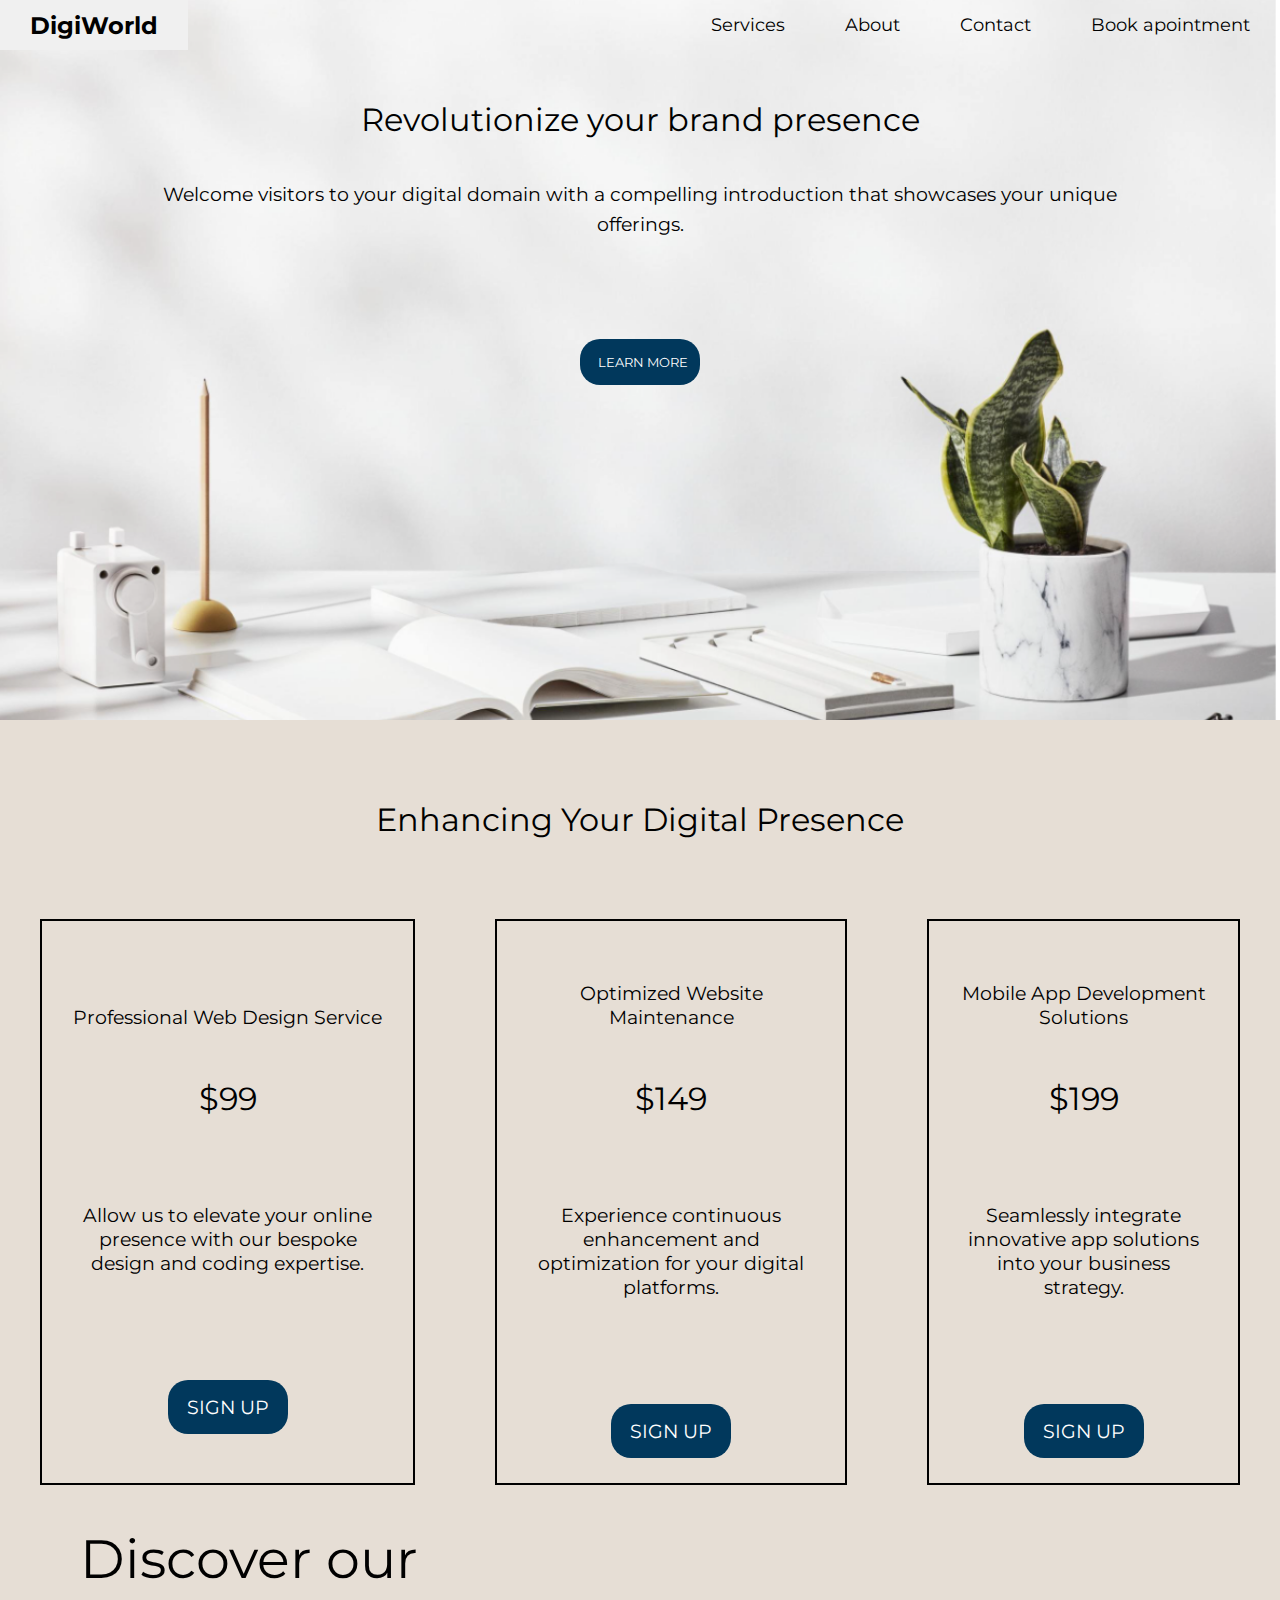
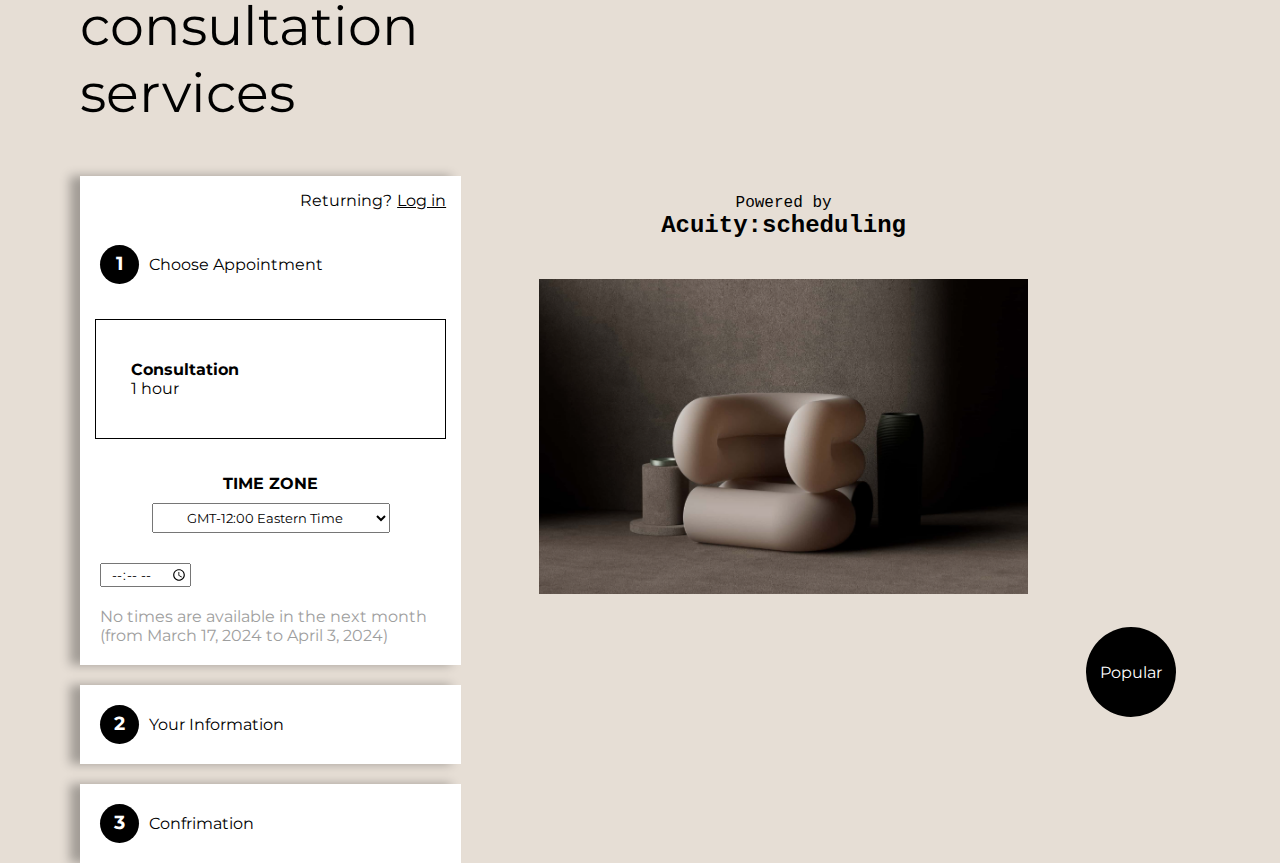
<file: index.html>
<!DOCTYPE html>
<html lang="en">
<head>
    <meta charset="UTF-8">
    <meta name="viewport" content="width=device-width, initial-scale=1.0">
    <title>DIGIWORLD</title>
    
    <link rel="stylesheet" href="style.css">
    <link rel="preconnect" href="https://fonts.googleapis.com">
    <link rel="preconnect" href="https://fonts.gstatic.com" crossorigin>
    <link href="https://fonts.googleapis.com/css2?family=Montserrat:ital,wght@0,100..900;1,100..900&display=swap" rel="stylesheet">
</head>
<body>
    <section class="etusivu-section">
        <nav>
            <ul class="sidebar">
                <li onclick="hideSideBar()"><a href="#"><svg class="svg-element" xmlns="http://www.w3.org/2000/svg" height="26" viewBox="0 -960 960 960" width="26"><path d="m256-200-56-56 224-224-224-224 56-56 224 224 224-224 56 56-224 224 224 224-56 56-224-224-224 224Z"/></svg></a></li>
                <li><a href="service.html">Services</a></li>
                <li><a href="#">About</a></li>
                <li><a href="contact.html">Contact</a></li>
                <li><a href="appointment.html">Book apointment</a></li>
            </ul>
            <ul>
                <li ><a class="digi" href="#">DigiWorld</a></li>
                <li class="hideOnMobile"><a href="service.html">Services</a></li>
                <li class="hideOnMobile"><a href="#">About</a></li>
                <li class="hideOnMobile"><a href="contact.html">Contact</a></li>
                <li class="hideOnMobile"><a href="appointment.html">Book apointment</a></li>
                <li class="menu-btn" onclick="showSideBar()"><a href="#"><svg xmlns="http://www.w3.org/2000/svg" height="26" viewBox="0 -960 960 960" width="26"><path d="M120-240v-80h720v80H120Zm0-200v-80h720v80H120Zm0-200v-80h720v80H120Z"/></svg></a></li>
            </ul>
        </nav>

        <main>
            <div class="h1">
                <h1>Revolutionize your brand presence</h1>
            </div>

            <div class="main-p">
                <p>Welcome visitors to your digital domain with a compelling introduction that showcases your unique offerings.</p>
            </div>

            <div class="etusivu-btn">
                <input type="button" value="LEARN MORE">
            </div>    
        </main>

    </section>  
    
    <section class="services" id="service">
        <header>
            <h1>Enhancing Your Digital Presence</h1>
        </header>
        <section class="big-flex">
            <section class="medium-flex-box">
                <div class="medium-flex">
                    <p class="top-p">Professional Web Design Service</p>
                    <h1 class="price">$99</h1>
                    <p class="bottom-p">Allow us to elevate your online presence with our bespoke design and coding expertise.</p>
                    <input type="button" value="SIGN UP">
                </div>
                <div class="medium-flex">
                    <p class="top-p">Optimized Website Maintenance</p>
                    <h1 class="price">$149</h1>
                    <p class="bottom-p">Experience continuous enhancement and optimization for your digital platforms.</p>
                    <input type="button" value="SIGN UP">
                </div>
            </section>

            <section class="px1240-flex">
                <div>
                    <div class="popular">
                        <p>Popular</p>
                    </div>
                    <p class="top-p">Mobile App Development Solutions</p>
                    <h1 class="price">$199</h1>
                    <p class="bottom-p">Seamlessly integrate innovative app solutions into your business strategy.</p>
                    <input type="button" value="SIGN UP">
                </div>
            </section>
        </section>    
    </section>

    
        <section class="consultation">
            <article class="consultation-article">
                <header>
                    <h1>Discover our consultation services</h1>
                </header>

                <div style="background-color: white;" class="box-shadow">
                    <div class="log-in-flex">
                        <p>Returning?</p> <a href="#">Log in</a>
                    </div>

                    <div class="appointment">
                        <h3>1</h3>
                        <p>Choose Appointment</p></h3>
                    </div>

                    <div class="consultation-time">
                        <h4>Consultation</h4>
                        <p>1 hour</p>
                    </div>

                    <div class="time-zone" >
                        <p>TIME ZONE</p>
                        <select id="timezone" name="timezone">
                            <option value="GMT-12">GMT-12:00 Eastern Time</option>
                            <option value="GMT-11">GMT-11:00 Helsinki</option>
                        </select>

                    </div>
                    <div class="time">
                        <input type="time" name="time" id="time" placeholder="time">
                    </div>

                    <div class="ps">
                        <p>No times are available in the next month (from March 17, 2024 to April 3, 2024)</p>
                    </div>
                    
                </div>

                <div class="one-two">
                    <div class="box-shadow">
                            
                        <div  class="appointment" >
                            <h3>2</h3>
                            <p>Your Information</p></h3>
                        </div>
                    
                    </div>

                    <div class="two">
                        <div class="box-shadow">
                            <div  class="appointment">
                                <h3>3</h3>
                                <p>Confrimation</p></h3>
                            </div>
                        </div>    
                    </div>    
                </div>
            </article>     
            <footer>
                <p>Powered by</p>
                <h2>Acuity:scheduling</h2>

                <div>
                    
                </div>
            </footer>
        </section>
    
        <section>
            <div>

            </div>
        </section>
    

    <script>
        function showSideBar(){
             const sidebar = document.querySelector(".sidebar")
             sidebar.style.display = "flex"
         }
         function hideSideBar(){
             const sidebar = document.querySelector(".sidebar")
             sidebar.style.display = "none"
         }
 
     </script>
</body>
</html>
</file>
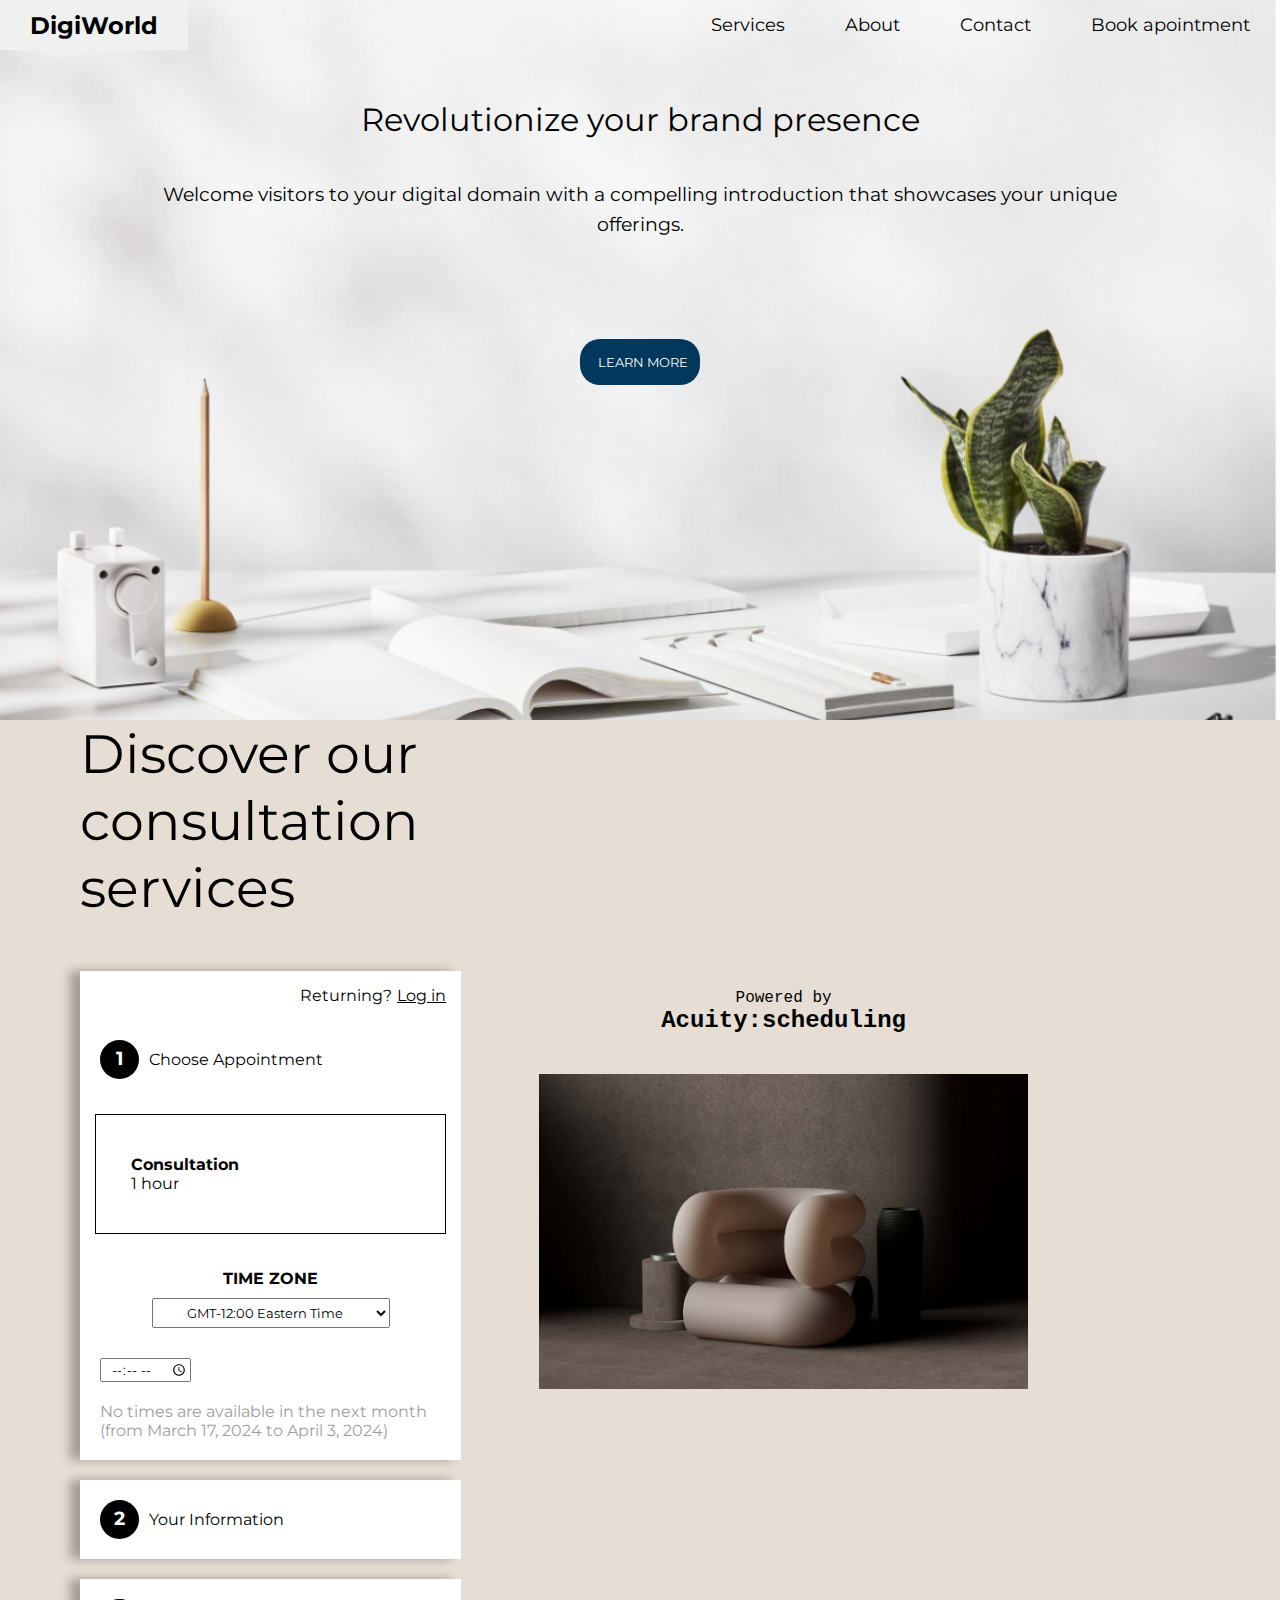
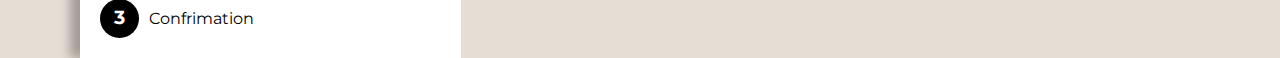
<file: appointment.html>
<!DOCTYPE html>
<html lang="en">
<head>
    <meta charset="UTF-8">
    <meta name="viewport" content="width=device-width, initial-scale=1.0">
    <title>DIGIWORLD</title>
    
    <link rel="stylesheet" href="style.css">
    <link rel="preconnect" href="https://fonts.googleapis.com">
    <link rel="preconnect" href="https://fonts.gstatic.com" crossorigin>
    <link href="https://fonts.googleapis.com/css2?family=Montserrat:ital,wght@0,100..900;1,100..900&display=swap" rel="stylesheet">
</head>
<body>
    <section class="etusivu-section">
        <nav>
            <ul class="sidebar">
                <li onclick="hideSideBar()"><a href="#"><svg class="svg-element" xmlns="http://www.w3.org/2000/svg" height="26" viewBox="0 -960 960 960" width="26"><path d="m256-200-56-56 224-224-224-224 56-56 224 224 224-224 56 56-224 224 224 224-56 56-224-224-224 224Z"/></svg></a></li>
                <li><a href="service.html">Services</a></li>
                <li><a href="#">About</a></li>
                <li><a href="contact.html">Contact</a></li>
                <li><a href="#">Book apointment</a></li>
            </ul>
            <ul>
                <li ><a class="digi" href="#">DigiWorld</a></li>
                <li class="hideOnMobile"><a href="service.html">Services</a></li>
                <li class="hideOnMobile"><a href="#">About</a></li>
                <li class="hideOnMobile"><a href="contact.html">Contact</a></li>
                <li class="hideOnMobile"><a href="#">Book apointment</a></li>
                <li class="menu-btn" onclick="showSideBar()"><a href="#"><svg xmlns="http://www.w3.org/2000/svg" height="26" viewBox="0 -960 960 960" width="26"><path d="M120-240v-80h720v80H120Zm0-200v-80h720v80H120Zm0-200v-80h720v80H120Z"/></svg></a></li>
            </ul>
        </nav>

        <main>
            <div class="h1">
                <h1>Revolutionize your brand presence</h1>
            </div>

            <div class="main-p">
                <p>Welcome visitors to your digital domain with a compelling introduction that showcases your unique offerings.</p>
            </div>

            <div class="etusivu-btn">
                <input type="button" value="LEARN MORE">
            </div>    
        </main>

    </section>  

    <section class="consultation">
        <article class="consultation-article">
            <header>
                <h1>Discover our consultation services</h1>
            </header>

            <div style="background-color: white;" class="box-shadow">
                <div class="log-in-flex">
                    <p>Returning?</p> <a href="#">Log in</a>
                </div>

                <div class="appointment">
                    <h3>1</h3>
                    <p>Choose Appointment</p></h3>
                </div>

                <div class="consultation-time">
                    <h4>Consultation</h4>
                    <p>1 hour</p>
                </div>

                <div class="time-zone" >
                    <p>TIME ZONE</p>
                    <select id="timezone" name="timezone">
                        <option value="GMT-12">GMT-12:00 Eastern Time</option>
                        <option value="GMT-11">GMT-11:00 Helsinki</option>
                    </select>

                </div>
                <div class="time">
                    <input type="time" name="time" id="time" placeholder="time">
                </div>

                <div class="ps">
                    <p>No times are available in the next month (from March 17, 2024 to April 3, 2024)</p>
                </div>
                
            </div>

            <div class="one-two">
                <div class="box-shadow">
                        
                    <div  class="appointment" >
                        <h3>2</h3>
                        <p>Your Information</p></h3>
                    </div>
                
                </div>

                <div class="two">
                    <div class="box-shadow">
                        <div  class="appointment">
                            <h3>3</h3>
                            <p>Confrimation</p></h3>
                        </div>
                    </div>    
                </div>    
            </div>
        </article>     
        <footer>
            <p>Powered by</p>
            <h2>Acuity:scheduling</h2>

            <div>
                
            </div>
        </footer>
    </section>

    <section>
        <div>

        </div>
    </section>


    <script>
        function showSideBar(){
             const sidebar = document.querySelector(".sidebar")
             sidebar.style.display = "flex"
         }
         function hideSideBar(){
             const sidebar = document.querySelector(".sidebar")
             sidebar.style.display = "none"
         }
 
     </script>

</body>
</html>
</file>
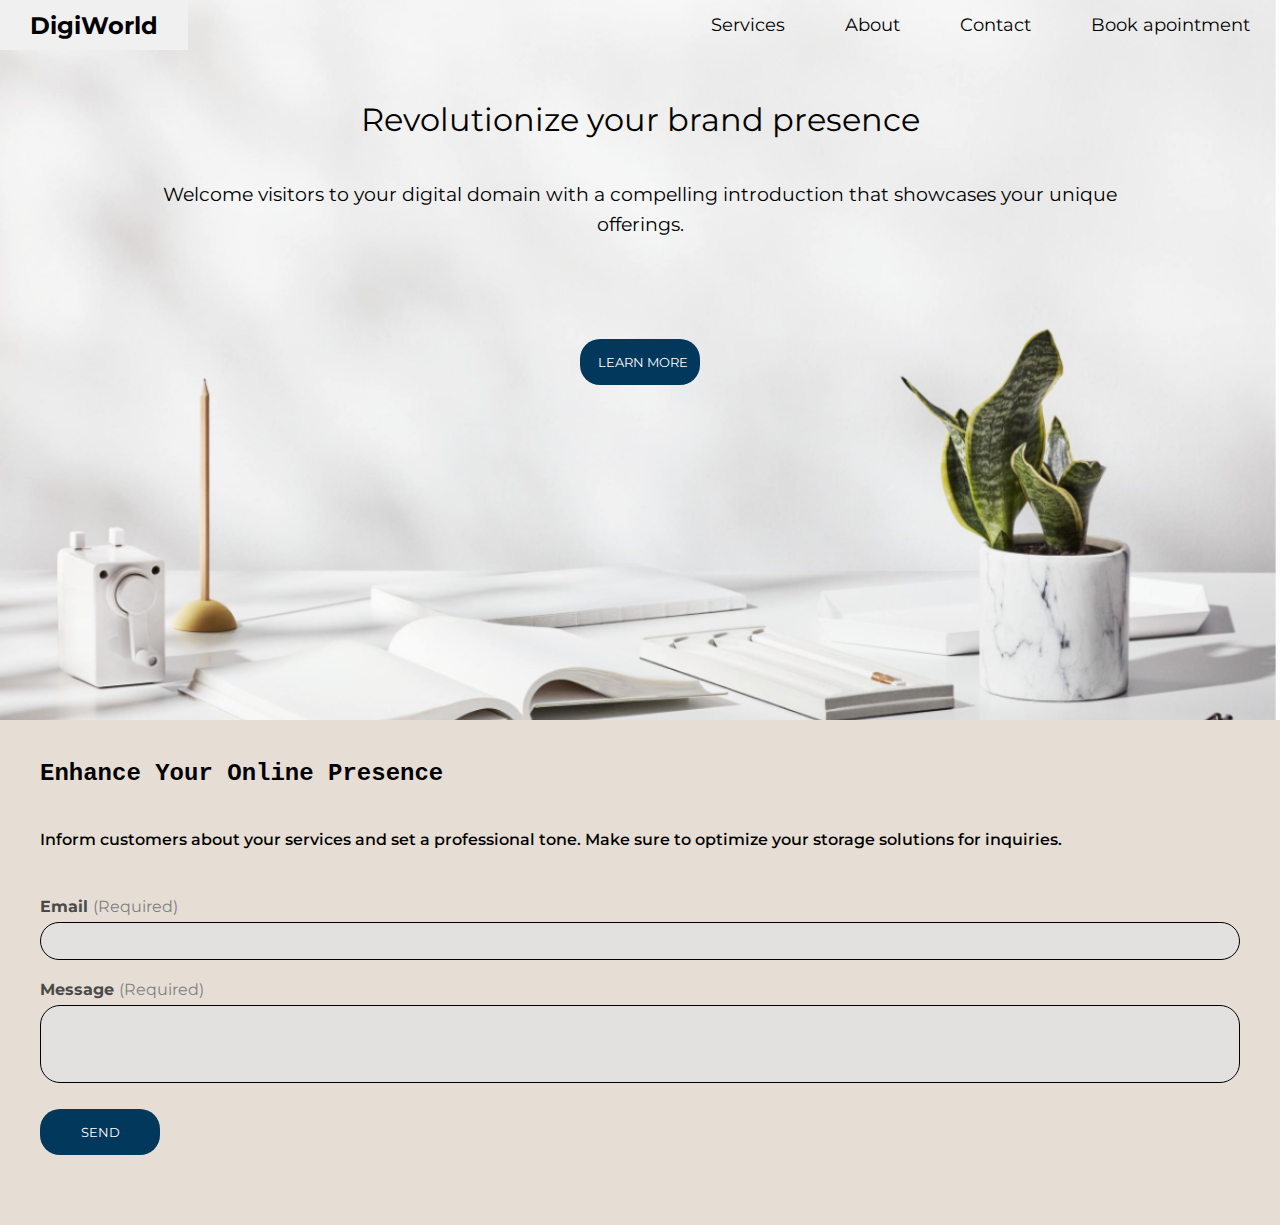
<file: contact.html>
<!DOCTYPE html>
<html lang="en">
<head>
    <meta charset="UTF-8">
    <meta name="viewport" content="width=device-width, initial-scale=1.0">
    <title>Document</title>
    <link rel="stylesheet" href="style.css">
    <link rel="preconnect" href="https://fonts.googleapis.com">
    <link rel="preconnect" href="https://fonts.gstatic.com" crossorigin>
    <link href="https://fonts.googleapis.com/css2?family=Montserrat:ital,wght@0,100..900;1,100..900&display=swap" rel="stylesheet">
</head>
<body>
    
    <section class="etusivu-section">
        <nav>
            <ul class="sidebar">
                <li onclick="hideSideBar()"><a href="#"><svg class="svg-element" xmlns="http://www.w3.org/2000/svg" height="26" viewBox="0 -960 960 960" width="26"><path d="m256-200-56-56 224-224-224-224 56-56 224 224 224-224 56 56-224 224 224 224-56 56-224-224-224 224Z"/></svg></a></li>
                <li><a href="service.html">Services</a></li>
                <li><a href="#">About</a></li>
                <li><a href="contact.html">Contact</a></li>
                <li><a href="#">Book apointment</a></li>
            </ul>
            <ul>
                <li ><a class="digi" href="etusivu.html">DigiWorld</a></li>
                <li class="hideOnMobile"><a href="service.html">Services</a></li>
                <li class="hideOnMobile"><a href="#">About</a></li>
                <li class="hideOnMobile"><a href="contact.html">Contact</a></li>
                <li class="hideOnMobile"><a href="#">Book apointment</a></li>
                <li class="menu-btn" onclick="showSideBar()"><a href="#"><svg xmlns="http://www.w3.org/2000/svg" height="26" viewBox="0 -960 960 960" width="26"><path d="M120-240v-80h720v80H120Zm0-200v-80h720v80H120Zm0-200v-80h720v80H120Z"/></svg></a></li>
            </ul>
        </nav>

        <main>
            <div class="h1">
                <h1>Revolutionize your brand presence</h1>
            </div>

            <div class="main-p">
                <p>Welcome visitors to your digital domain with a compelling introduction that showcases your unique offerings.</p>
            </div>

            <div class="etusivu-btn">
                <input type="button" value="LEARN MORE">
            </div>    
        </main>

    </section>  

    <section class="contact">
        <div >
            <header>
                <h2>Enhance Your Online Presence</h2>
            </header>

            <article>
                <p>Inform customers about your services and set a professional tone. Make sure to optimize your storage solutions for inquiries.</p>
            </article>
        </div>    

        <form>
            <label for="email">Email <span>(required)</span></label>
            <input type="email" name="email" id="email">

            <label for="message">message <span>(required)</span></label>
            <input type="text" name="text" id="text">
            
            <input class="btn" type="button" value="SEND">
        </form>
    </section>


    <script>
        function showSideBar(){
             const sidebar = document.querySelector(".sidebar")
             sidebar.style.display = "flex"
         }
         function hideSideBar(){
             const sidebar = document.querySelector(".sidebar")
             sidebar.style.display = "none"
         }
 
     </script>
</body>
</html>
</file>
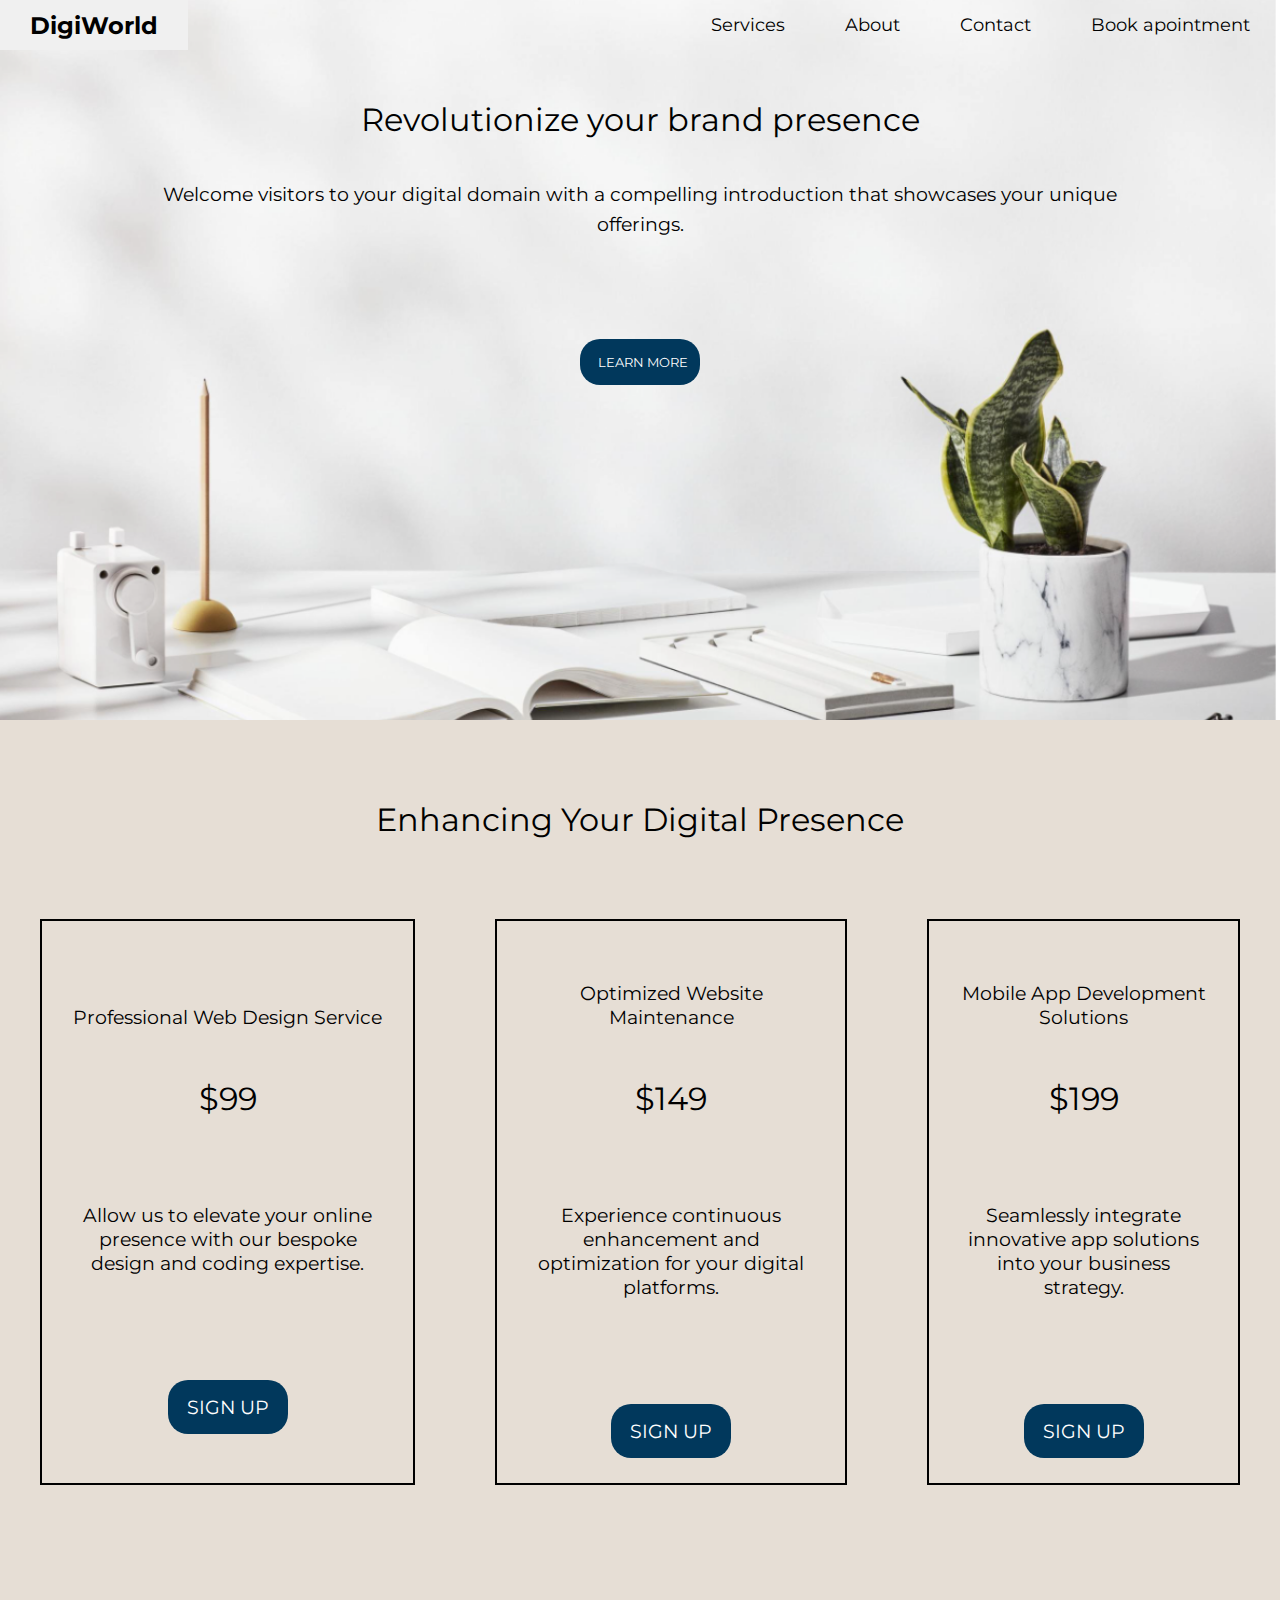
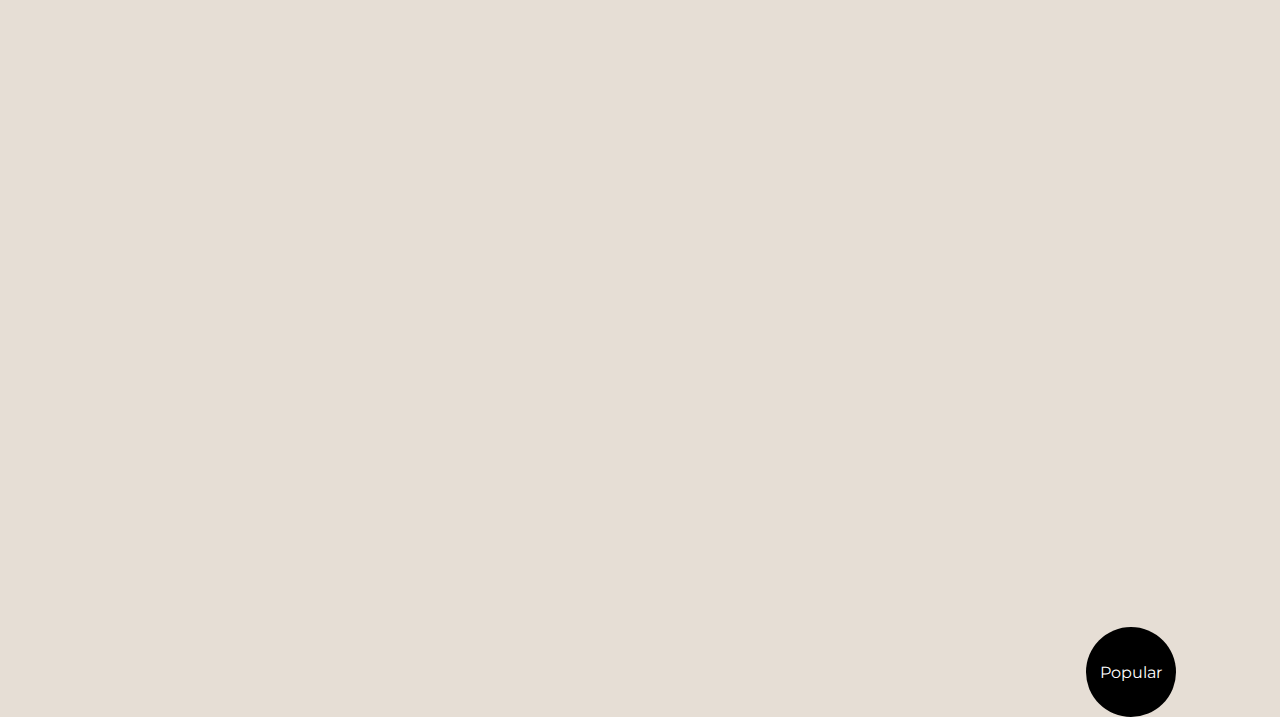
<file: service.html>
<!DOCTYPE html>
<html lang="en">
<head>
    <meta charset="UTF-8">
    <meta name="viewport" content="width=device-width, initial-scale=1.0">
    <title>Document</title>
    <link rel="stylesheet" href="style.css">
    <link rel="preconnect" href="https://fonts.googleapis.com">
    <link rel="preconnect" href="https://fonts.gstatic.com" crossorigin>
    <link href="https://fonts.googleapis.com/css2?family=Montserrat:ital,wght@0,100..900;1,100..900&display=swap" rel="stylesheet">
</head>
<body>
    
    <section class="etusivu-section">
        <nav>
            <ul class="sidebar">
                <li onclick="hideSideBar()"><a href="#"><svg class="svg-element" xmlns="http://www.w3.org/2000/svg" height="26" viewBox="0 -960 960 960" width="26"><path d="m256-200-56-56 224-224-224-224 56-56 224 224 224-224 56 56-224 224 224 224-56 56-224-224-224 224Z"/></svg></a></li>
                <li><a href="#service">Services</a></li>
                <li><a href="#">About</a></li>
                <li><a href="contact.html">Contact</a></li>
                <li><a href="appointment.html">Book apointment</a></li>
            </ul>
            <ul>
                <li ><a class="digi" href="index.html">DigiWorld</a></li>
                <li class="hideOnMobile"><a href="#service">Services</a></li>
                <li class="hideOnMobile"><a href="#">About</a></li>
                <li class="hideOnMobile"><a href="contact.html">Contact</a></li>
                <li class="hideOnMobile"><a href="appointment.html">Book apointment</a></li>
                <li class="menu-btn" onclick="showSideBar()"><a href="#"><svg xmlns="http://www.w3.org/2000/svg" height="26" viewBox="0 -960 960 960" width="26"><path d="M120-240v-80h720v80H120Zm0-200v-80h720v80H120Zm0-200v-80h720v80H120Z"/></svg></a></li>
            </ul>
        </nav>

        <main>
            <div class="h1">
                <h1>Revolutionize your brand presence</h1>
            </div>

            <div class="main-p">
                <p>Welcome visitors to your digital domain with a compelling introduction that showcases your unique offerings.</p>
            </div>

            <div class="etusivu-btn">
                <input type="button" value="LEARN MORE">
            </div>    
        </main>

    </section>  
    
    <section class="services" id="service">
        <header>
            <h1>Enhancing Your Digital Presence</h1>
        </header>
        <section class="big-flex">
            <section class="medium-flex-box">
                <div class="medium-flex">
                    <p class="top-p">Professional Web Design Service</p>
                    <h1 class="price">$99</h1>
                    <p class="bottom-p">Allow us to elevate your online presence with our bespoke design and coding expertise.</p>
                    <input type="button" value="SIGN UP">
                </div>
                <div class="medium-flex">
                    <p class="top-p">Optimized Website Maintenance</p>
                    <h1 class="price">$149</h1>
                    <p class="bottom-p">Experience continuous enhancement and optimization for your digital platforms.</p>
                    <input type="button" value="SIGN UP">
                </div>
            </section>

            <section class="px1240-flex">
                <div>
                    <div class="popular">
                        <p>Popular</p>
                    </div>
                    <p class="top-p">Mobile App Development Solutions</p>
                    <h1 class="price">$199</h1>
                    <p class="bottom-p">Seamlessly integrate innovative app solutions into your business strategy.</p>
                    <input type="button" value="SIGN UP">
                </div>
            </section>
        </section>    
    </section>



    
    <script>
        function showSideBar(){
             const sidebar = document.querySelector(".sidebar")
             sidebar.style.display = "flex"
         }
         function hideSideBar(){
             const sidebar = document.querySelector(".sidebar")
             sidebar.style.display = "none"
         }
 
     </script>
</body>
</html>
</file>
<file: style.css>
/* mobile first css */

*{
    margin: 0;
    padding: 0;
    font-family: "Montserrat", sans-serif;
}
:root{
    --primary-color: #01385c;
}
body{
    background-color:#e6ded5;
}
.etusivu-section{
    background-image: url("uusiprojekti/images/näyttökuva1.png");
    background-position: center;
    background-repeat: no-repeat;
    background-size: cover;
    height: 80vh;
    width: 100%;
}
.etusivu-section .digi{
    font-weight: bold;
    font-size: x-large;
}

nav ul{
    width: 100%;
    list-style: none;
    display: flex;
    justify-content: flex-end;
    align-items: center;
}
nav li{
    height: 50px;
}
nav a{
    padding: 0 30px;
    height: 100%;
    text-decoration: none;
    color: black;
    display: flex;
    align-items: center;
    font-size: large;
}
nav a:hover{
    background-color: #f0f0f0;
    font-weight: bold;
}
nav li:first-child{
    margin-right: auto;
}
.sidebar{
    position: fixed;
    top: 0;
    right: 0;
    height: 100%;
    width: 250px;
    background-color: rgba(209, 233, 243, 0.493);
    backdrop-filter: blur(10px);
    z-index: 999;
    box-shadow: -10px 0 10px rgba(0, 0, 0, 0.3);
    display: none;
    flex-direction: column;
    align-items: flex-start;
    justify-content: flex-start;
}
.sidebar li{
    width: 100%;
    padding-bottom: 35px ;
}
.sidebar a{
    width: 100%;
}

/* media query for navigation only */
@media(max-width: 700px){
    .hideOnMobile{
        display: none;
    };
    .menu-btn{
        display: block;
    }
    
}
@media(max-width: 400px){
    .sidebar{
        width: 100%;
    }

}

@media (min-width: 701px) {
    .menu-btn{
        display: none;
    }
    .sidebar{
        display: none;
    }

}

/* media query for navigation only ends here */



main{
    
    width: auto;
    display: flex;
    justify-content: center;
    flex-direction: column;
    margin: 40px 50px ;
    padding: 10px 30px;
}

main h1{
    margin: auto;
    font-size: xx-large;
    text-align: center;
    font-weight: normal;
}
.main-p{
    margin: 100px 0 50px 0;
}
main div p{
    font-size: larger;
    line-height: 30px;
    text-align: center;
}
.etusivu-btn{
    text-align: center;
    margin: 20px;
}
main input{
    
    padding: 6px 12px;
    width: 120px;
    background-color: var(--primary-color);
    padding: 15px 18px ;
    border: none;
    border-radius: 20px;
    color: white;
    font-weight: light;
    cursor: pointer;
    transition: background-color 0.7 ease;
    
    
}
main input:hover{
    background-color: #044c7c;
    font-weight: bold;
}


/*services part starts here */
.services header{
    text-align: center;
}
.services h1{
    font-weight: normal;
}
.services header{   
    padding: 80px 15px 40px 15px;
}
.services h1{   
    font-size: xx-large;
}
.services div{
    border: 2px solid;
    margin: 40px;
    display: flex;
    flex-direction: column;
    justify-content: center;
    align-items: center;
}
.services div .top-p{
    margin: 60px 30px 40px;
    text-align: center;
    font-size: larger;
}
.services div .price{
    margin: 10px 20px 60px;
    text-align: center;
    
}
.services div .bottom-p{
    margin: 25px 30px 80px;
    text-align: center;
    font-size: larger;
}
.services div input{
    margin: 25px 30px 25px;
    text-align: center;
    font-size: larger;
}
.services div input{
    padding: 6px 12px;
    width: 120px;
    background-color: var(--primary-color);
    padding: 15px 18px 15px ;
    border: none;
    border-radius: 20px;
    color: white;
    font-weight: light;
    cursor: pointer;
    transition: background-color 0.7 ease;
}
.services div input:hover{
    background-color: #035388;
    font-weight: bold;
}
.services .popular{
    background-color: black;
    color: white;
    height: 50px;
    width: 50px;
    padding: 20px;
    border-radius: 50%;
    position: absolute;
    top: 243%;
    right: 5%;
    border: none;
}

/*services part ends here */



/*consultation part starts here */
.consultation{
    margin: 100px 35px 20px 35px;
}
.consultation .box-shadow{
    box-shadow: -10px 0 10px rgba(0, 0, 0, 0.3);
}
.consultation header{
    font-size:170%;
    margin-bottom: 50px;
}
.consultation header h1{
    font-weight: normal;
}
.consultation .log-in-flex{
    display: flex;
    flex-direction: row;
    justify-content: end;
    padding: 15px;
}
.consultation .log-in-flex p{
    padding-right: 5px;
}
.consultation .log-in-flex a{
    color: black;
}
.consultation .appointment{
    padding-left: 20px;
    display: flex;
    align-items: center;
    background-color: white;
    
    
}
.consultation .appointment h3{
    width: 25px;
    height: 25px;
    text-align: center;
    background-color: black;
    color: white;
    border-radius: 50%;
    padding: 7px;
    margin-right: 10px;
}
.consultation .consultation-time{
    border: 1px solid;
    padding: 40px 0 40px 35px;
    margin: 15px 15px 25px 15px;
}
.time-zone{
    display: flex;
    flex-direction: column;
    align-items: center;
}
.time-zone p{
    font-weight: bold;
    margin: 10px;
}
.time-zone select{
    margin-bottom: 30px;
    padding: 5px 30px;
}
.time input{
    text-align: center;
    margin: 0 0 20px 20px;
    
}
.ps {
    color: rgb(158, 158, 158);
    padding: 0 15px 20px 20px;
}
.one-two{
    margin-top:20px;
    
}
.two{
    margin-top: 20px;
}
.appointment{
    padding: 20px;
}
.consultation footer{
    display: flex;
    flex-direction: column;
    align-items: center;
    padding: 70px;
    
}
.consultation footer p, h2{
    font-family: 'Courier New', Courier, monospace;
}

.consultation footer div{
    background-image: url("uusiprojekti/images/näyttökuva2.png");
    height: 35vh;
    width: 140%;
    background-position: center;
    background-repeat: no-repeat;
    background-size: cover;
    margin-top: 40px;
}


.contact{
    margin: 40px;
}

.contact header{
    padding: 0 30px 30px 0;
}
.contact article {
    padding: 10px 5px 20px 0;
    line-height: 25px;
    
}
.contact article  p{
   font-weight: 550 ;
    
}
.contact form {
    display: flex;
    flex-direction: column;
    padding: 25px 0 10px 0;

}
.contact form label{
    text-transform: capitalize;
    font-weight: bold;
    color: rgb(75, 74, 74);
}
.contact form span{
    font-weight: lighter;
    color: grey;

}
.contact form input{
    padding: 10px;
    margin-bottom: 20px;
    border-radius: 20px ;
    border: 1px solid;
    margin-top: 6px;
    background-color: #e2e1e0;
}
.contact form #text{
    padding: 30px;
    
}

.contact form .btn{
    padding: 6px 12px;
    width: 120px;
    background-color: var(--primary-color);
    padding: 15px 18px 15px ;
    border: none;
    border-radius: 20px;
    color: white;
    font-weight: light;
    cursor: pointer;
    transition: background-color 0.7 ease;
}
.contact form .btn:hover{
    background-color: #035388;
    
}


/*consultation part ends here */




@media(min-width:700px){
    .medium-flex-box{
        display: flex;
    }
    .px800-flex{
        margin: 0 110px 0 110px;
    }
    .consultation{
        margin: 0 80px 0 80px;
    }
   
    .etusivu-section main .main-p{
    margin: 40px 80px 80px 80px;
}
}

@media(min-width: 1250px){
    .big-flex{
        display: flex;
        justify-content: space-between;
    }
    .consultation{
        display: flex;
        justify-content: center;
        align-items: center;
        width: 70%;
    }

    .consultation footer{
        padding-left: 200px;
    }
    .consultation footer div{
        
        width: 200% ;
       
    }
}
</file>
